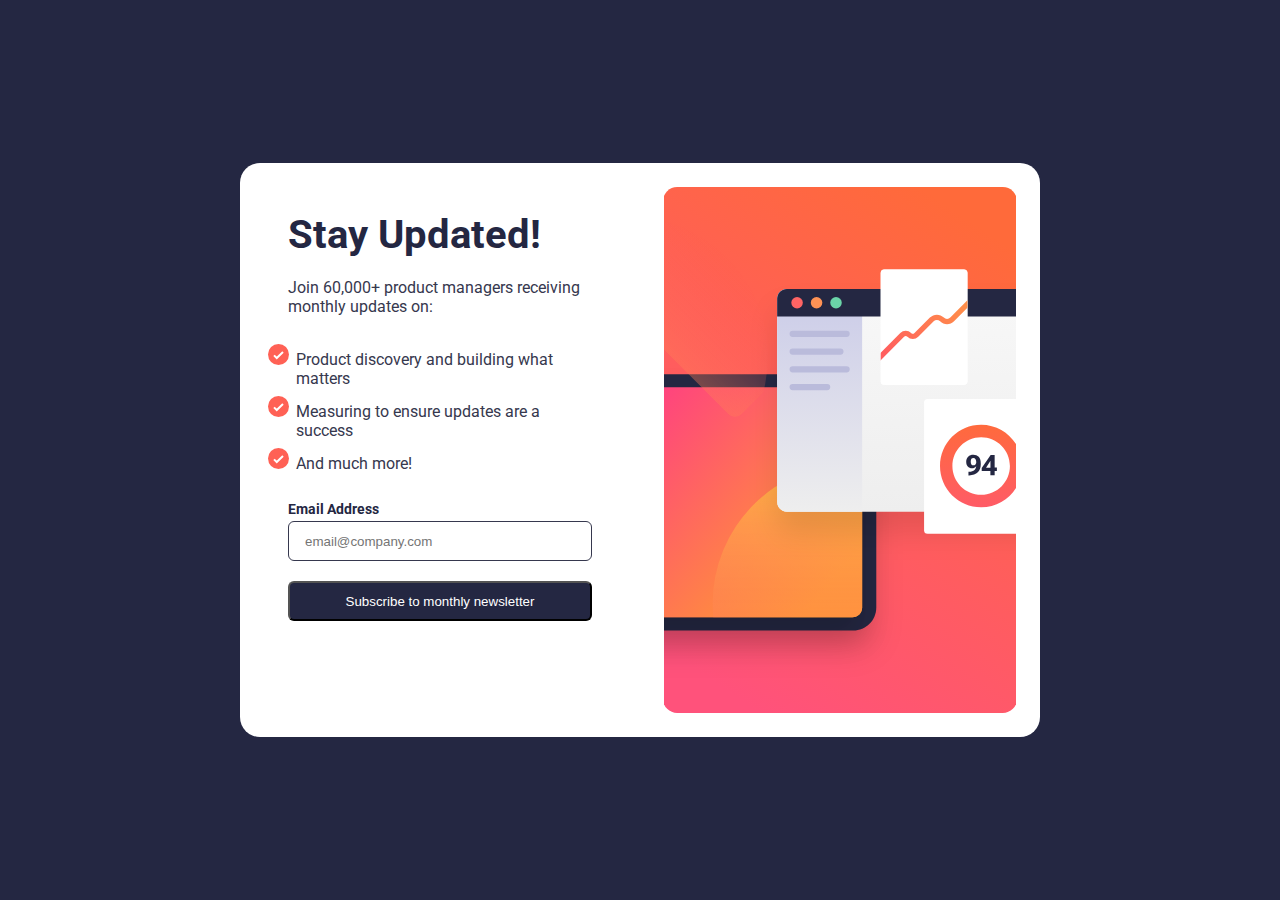
<file: index.html>
<!DOCTYPE html>
<html lang="en">
<head>
  <meta charset="UTF-8">
  <meta name="viewport" content="width=device-width, initial-scale=1.0"> 
  <link rel="stylesheet" href="STYLES/style.css">
  <link rel="preconnect" href="https://fonts.googleapis.com">
<link rel="preconnect" href="https://fonts.gstatic.com" crossorigin>
<link href="https://fonts.googleapis.com/css2?family=Roboto:ital,wght@0,100..900;1,100..900&display=swap" rel="stylesheet">
  <link rel="icon" type="image/png" sizes="32x32" href="./assets/images/favicon-32x32.png">
  <title>Frontend Mentor | Newsletter sign-up form with success message</title>
</head>
<body>

  <main>

    <div class="card-left">
      <h1>Stay Updated!</h1>
      <p> Join 60,000+ product managers receiving monthly updates on: </p>
      
      <ul class="included">
        <li>Product discovery and building what matters</li>
        <li>Measuring to ensure updates are a success</li>
        <li>And much more!</li>
      </ul>
      
      <label for="email">Email Address</label>
      <input placeholder="email@company.com" type="email">

      <button id="Subscribe">Subscribe to monthly newsletter</button>
    </div>

    <div class="card-right">
      <img src="assets/images/illustration-sign-up-desktop.svg">
    </div>


  </main>

  <!-- Sign-up form start -->


  <!-- Sign-up form end -->

  <!-- Success message start 
   Thanks for subscribing!

  A confirmation email has been sent to ash@loremcompany.com. 
  Please open it and click the button inside to confirm your subscription.

  Dismiss message-->

  
  <!-- Success message end -->
  
  
</body>
</html>
</file>
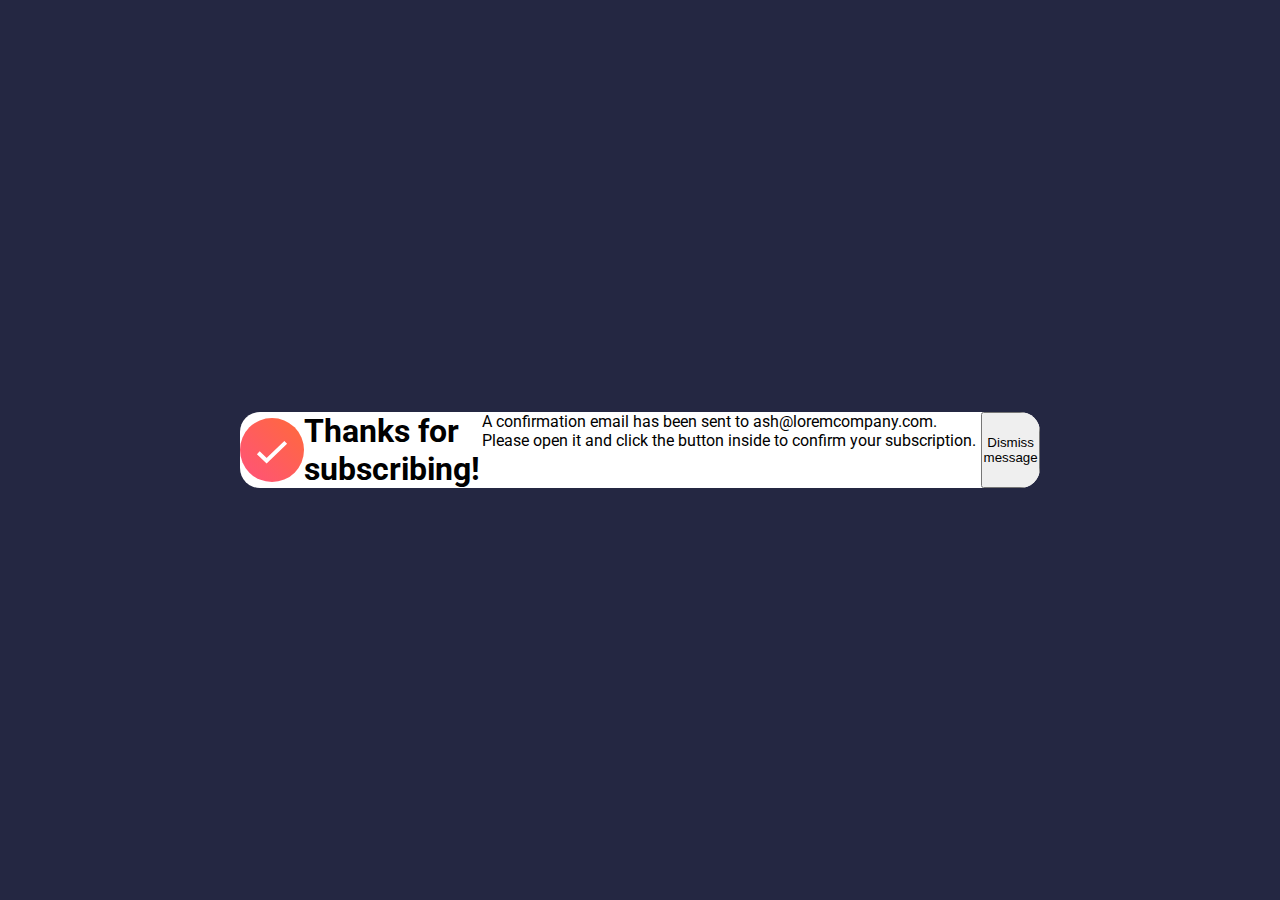
<file: success.html>
<!DOCTYPE html>
<html lang="en">

<head>
    <meta charset="UTF-8">
    <meta name="viewport" content="width=device-width, initial-scale=1.0">
    <meta name="viewport" content="width=device-width, initial-scale=1.0">
    <link rel="stylesheet" href="STYLES/style.css">
    <link rel="preconnect" href="https://fonts.googleapis.com">
    <link rel="preconnect" href="https://fonts.gstatic.com" crossorigin>
    <link href="https://fonts.googleapis.com/css2?family=Roboto:ital,wght@0,100..900;1,100..900&display=swap"
        rel="stylesheet">
    <link rel="icon" type="image/png" sizes="32x32" href="./assets/images/favicon-32x32.png">
    <title>Newsletter - Submit</title>
</head>

<body>

    <main class="success">

        <img src="assets/images/icon-success.svg" >

        <h1>Thanks for subscribing!</h1>
        <p>A confirmation email has been sent to ash@loremcompany.com. 
            Please open it and click the button inside to confirm your subscription.</p>

        <button id="dismiss">Dismiss message</button>

    </main>

    <script src="success.js"></script>

</body>

</html>
</file>
<file: STYLES/style.css>
* {
    margin: 0;
    padding: 0;
    box-sizing: border-box;
}

body {
    background-color: hsl(234, 29%, 20%);
    display: flex;
    justify-content: center;
    align-items: center;
    min-height: 100vh;
    font-family: "Roboto", sans-serif;
}

main {
    background-color: white;
    display: flex;
    border-radius: 20px;
    overflow: hidden;
    max-width: 800px;

}

.card-left {
    padding: 3rem;
    width: 50%;
    display: flex;
    flex-direction: column;
    gap: 20px;
}

.card-left h1 {
    color: hsl(234, 29%, 20%);
    font-weight: 700;
    font-size: 40px;
    text-align: left;

}

.card-left p {
    color: hsl(235, 18%, 26%);
    font-size: 16px;
    font-weight: 400;
    text-align: left;
}

.card-left ul li {
    list-style-image: url('../assets/images/icon-list.svg');
    font-size: 16px;
    color: hsl(235, 18%, 26%);
    text-align: left;
    margin: 0.5rem;
}

label {
    color: hsl(234, 29%, 20%);
    font-size: 14px;
    font-weight: 700;
    margin-bottom: -1rem;
    padding: 0;
}

.card-left input {
    width: 100%;
    height: 40px;
    padding: 1rem;
    border-radius: 6px;
    border: 1px solid hsl(235, 18%, 26%);
}

#Subscribe {
    background-color: hsl(234, 29%, 20%);
    width: 100%;
    height: 40px;
    border-radius: 6px;
    color: hsl(0, 0%, 100%);
    text-align: center;
    justify-content: center;

}

#Subscribe:hover {
    background-color: hsl(4, 100%, 67%);
    border: none;
    cursor: pointer;
    transition: background-color 0.2s ease;
}

.card-right {
    width: 50%;
    height: auto;
    overflow: hidden;
}

.card-right img {
    width: 100%;
    height: 100%;
    object-fit: cover;
    padding: 1.5rem;
}

@media (max-width: 450px) {


    main {
        flex-direction: column-reverse;
        justify-content: center;
        align-items: center;
        width: 100%;
        height: 100%;
        box-sizing: border-box;
        border-radius: 0;
    }

    .card-right {
        background-image: url('../assets/images/illustration-sign-up-mobile.svg');
        background-size: cover;
        background-position: center;
        width: 100vw;
        height: 47vh;
        border-bottom-left-radius: 1.5rem;
        border-bottom-right-radius: 1.5rem;
        overflow: hidden;

    }

    .card-right img {
        display: none;
    }

    .card-left {
        align-content: center;
        justify-content: center;
        width: 100%;
        
    }

    .card-left h1 {
        text-align: left;
        font-size: 30px;
        font-weight: 700;
    }


}
</file>
